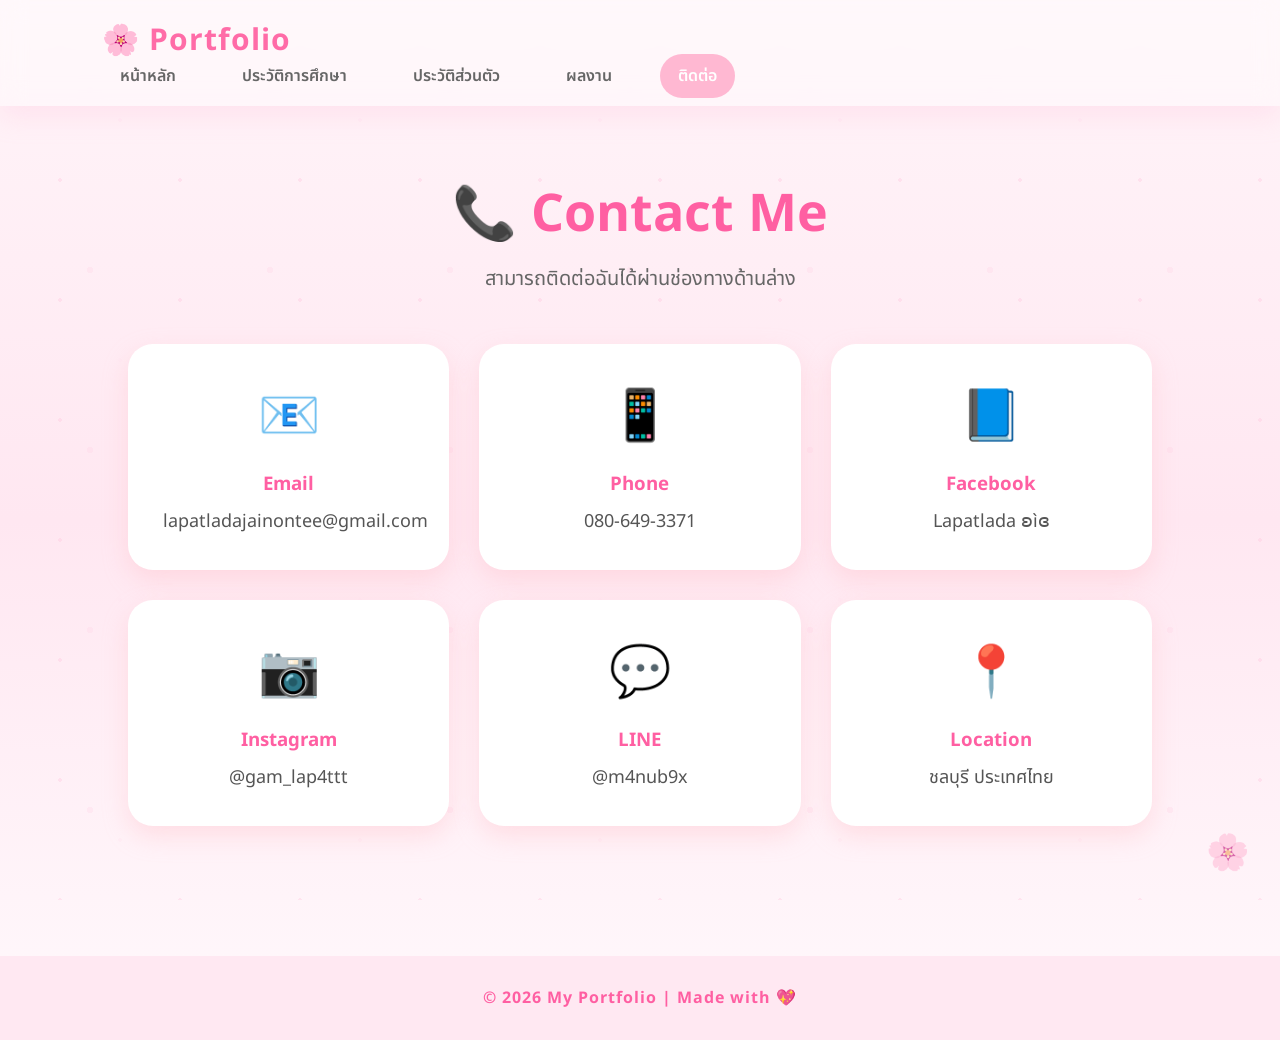
<file: contact.html>
<!DOCTYPE html>
<html lang="th">
<head>
    <meta charset="UTF-8">
    <meta name="viewport" content="width=device-width, initial-scale=1.0">
    <title>ติดต่อ | Portfolio</title>

    <link rel="stylesheet" href="style.css">

    <link rel="preconnect" href="https://fonts.googleapis.com">
    <link href="https://fonts.googleapis.com/css2?family=Kanit:wght@300;400;600;700&display=swap" rel="stylesheet">
</head>

<body>

<header>
    <nav>
        <div class="logo">🌸 Portfolio</div>

        <ul>
            <li><a href="index.html">หน้าหลัก</a></li>
            <li><a href="education.html">ประวัติการศึกษา</a></li>
            <li><a href="personal.html">ประวัติส่วนตัว</a></li>
            <li><a href="actives.html">ผลงาน</a></li>
            <li><a href="contact.html" class="active">ติดต่อ</a></li>
        </ul>
    </nav>
</header>

<section class="contact-page">

<h1>📞 Contact Me</h1>
<p class="contact-subtitle">
สามารถติดต่อฉันได้ผ่านช่องทางด้านล่าง
</p>

<div class="contact-box">

<div class="contact-item">
<div class="icon">📧</div>
<h3>Email</h3>
<p>lapatladajainontee@gmail.com</p>
</div>

<div class="contact-item">
<div class="icon">📱</div>
<h3>Phone</h3>
<p>080-649-3371</p>
</div>

<div class="contact-item">
<div class="icon">📘</div>
<h3>Facebook</h3>
<p>Lapatlada ʚìɞ</p>
</div>

<div class="contact-item">
<div class="icon">📷</div>
<h3>Instagram</h3>
<p>@gam_lap4ttt</p>
</div>

<div class="contact-item">
<div class="icon">💬</div>
<h3>LINE</h3>
<p>@m4nub9x</p>
</div>

<div class="contact-item">
<div class="icon">📍</div>
<h3>Location</h3>
<p>ชลบุรี ประเทศไทย</p>
</div>

</div>

</section>

<footer>
<p>© 2026 My Portfolio | Made with 💖</p>
</footer>

<script src="script.js"></script>

</body>
</html>
</file>
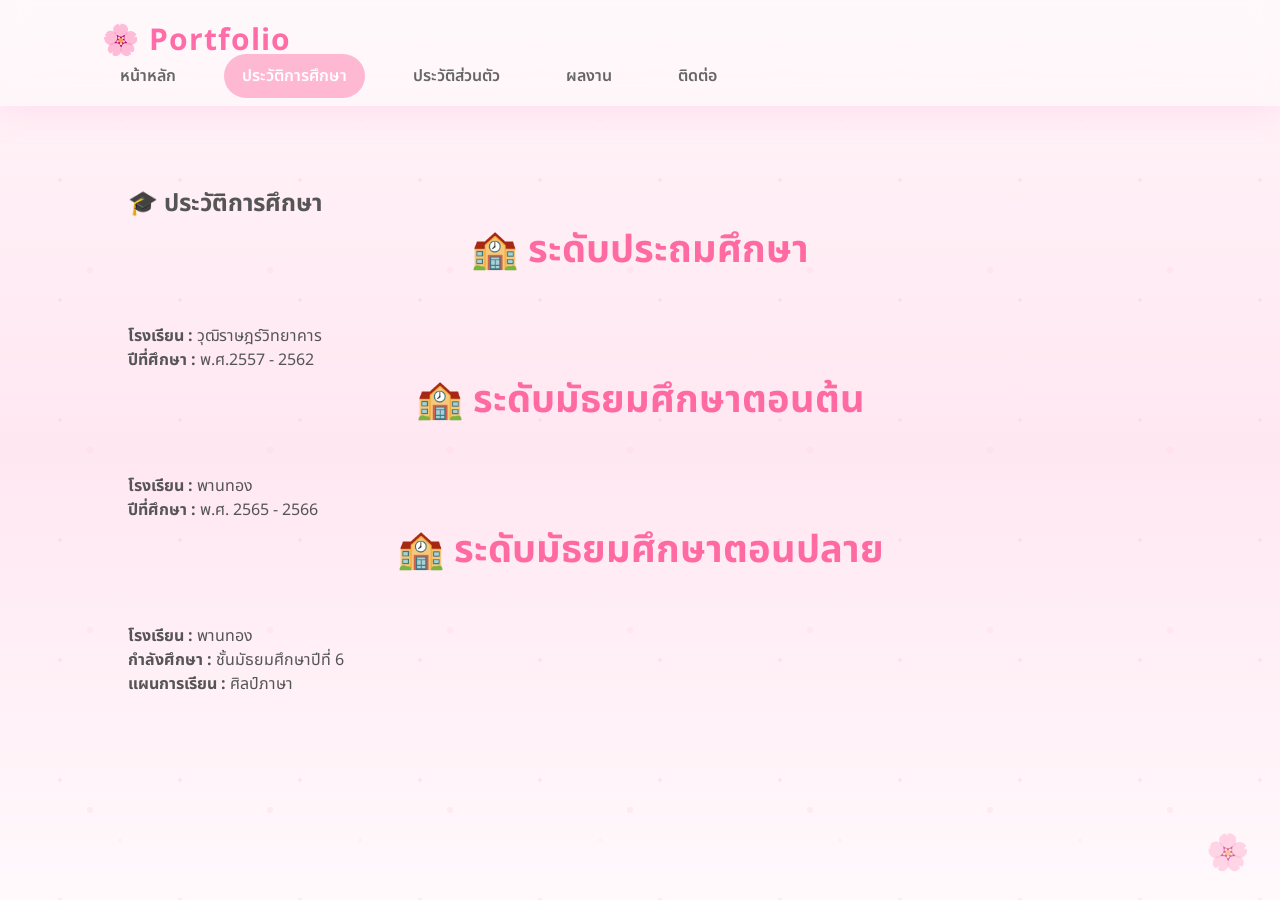
<file: education.html>
<!DOCTYPE html>
<html lang="th">
<head>
    <meta charset="UTF-8">
    <meta name="viewport" content="width=device-width, initial-scale=1.0">
    <title>ประวัติการศึกษา</title>

    <link rel="stylesheet" href="style.css">

    <link href="https://fonts.googleapis.com/css2?family=Kanit:wght@300;400;600;700&display=swap" rel="stylesheet">
</head>

<body>

<header>
    <nav class="navbar">
        <div class="logo">🌸 Portfolio</div>

        <ul class="nav-links">
            <li><a href="index.html">หน้าหลัก</a></li>
            <li><a class="active" href="education.html">ประวัติการศึกษา</a></li>
            <li><a href="personal.html">ประวัติส่วนตัว</a></li>
            <li><a href="actives.html">ผลงาน</a></li>
            <li><a href="contact.html">ติดต่อ</a></li>
        </ul>
    </nav>
</header>

<section class="education-page">

<h1>🎓 ประวัติการศึกษา</h1>

<div class="edu-card">

<h2>🏫 ระดับประถมศึกษา</h2>

<p><strong>โรงเรียน :</strong> วุฒิราษฎร์วิทยาคาร </p>

<p><strong>ปีที่ศึกษา :</strong> พ.ศ.2557 - 2562 </p>

</div>

<div class="edu-card">

<h2>🏫 ระดับมัธยมศึกษาตอนต้น</h2>

<p><strong>โรงเรียน :</strong> พานทอง </p>

<p><strong>ปีที่ศึกษา :</strong> พ.ศ. 2565 - 2566 </p>

</div>

<div class="edu-card">

<h2>🏫 ระดับมัธยมศึกษาตอนปลาย</h2>

<p><strong>โรงเรียน :</strong> พานทอง </p>

<p><strong>กำลังศึกษา :</strong> ชั้นมัธยมศึกษาปีที่ 6</p>

<p><strong>แผนการเรียน :</strong> ศิลป์ภาษา </p>

</div>

</section>

</body>
</html>
</file>
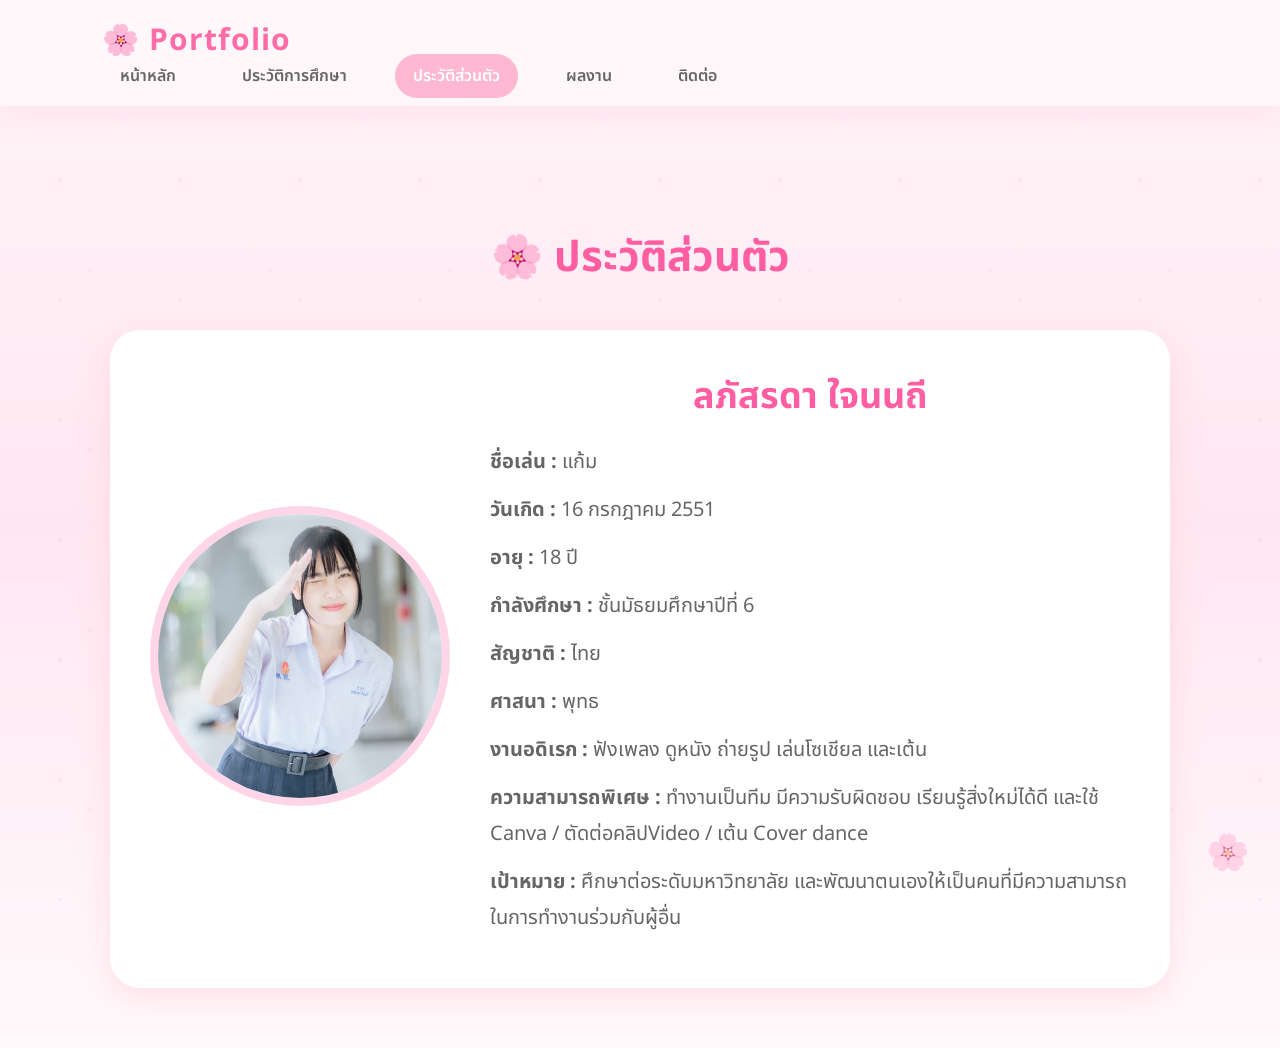
<file: personal.html>
<!DOCTYPE html>
<html lang="th">
<head>
    <meta charset="UTF-8">
    <meta name="viewport" content="width=device-width, initial-scale=1.0">
    <title>ประวัติส่วนตัว</title>

    <link rel="stylesheet" href="style.css"> 

    <link href="https://fonts.googleapis.com/css2?family=Kanit:wght@300;400;600;700&display=swap" rel="stylesheet">
</head>

<body>

<header>
    <nav class="navbar">
        <div class="logo">🌸 Portfolio</div>

        <ul class="nav-links">
            <li><a href="index.html">หน้าหลัก</a></li>
            <li><a href="education.html">ประวัติการศึกษา</a></li>
            <li><a class="active" href="personal.html">ประวัติส่วนตัว</a></li>
            <li><a href="actives.html">ผลงาน</a></li>
            <li><a href="contact.html">ติดต่อ</a></li>
        </ul>
    </nav>
</header>

<section class="personal-page">

<h1>🌸 ประวัติส่วนตัว</h1>

<div class="personal-card">

<div class="personal-img">
<img src="images/profile.jpg" alt="Profile">
</div>

<div class="personal-info">

<h2>ลภัสรดา ใจนนถี</h2>

<p><strong>ชื่อเล่น :</strong> แก้ม</p>

<p><strong>วันเกิด :</strong> 16 กรกฎาคม 2551</p>

<p><strong>อายุ :</strong> 18 ปี</p>

<p><strong>กำลังศึกษา :</strong> ชั้นมัธยมศึกษาปีที่ 6</p>

<p><strong>สัญชาติ :</strong> ไทย</p>

<p><strong>ศาสนา :</strong> พุทธ</p>

<p><strong>งานอดิเรก :</strong> ฟังเพลง ดูหนัง ถ่ายรูป เล่นโซเชียล และเต้น</p>

<p><strong>ความสามารถพิเศษ :</strong> ทำงานเป็นทีม มีความรับผิดชอบ เรียนรู้สิ่งใหม่ได้ดี และใช้ Canva / ตัดต่อคลิปVideo / เต้น Cover dance</p>

<p><strong>เป้าหมาย :</strong> ศึกษาต่อระดับมหาวิทยาลัย และพัฒนาตนเองให้เป็นคนที่มีความสามารถในการทำงานร่วมกับผู้อื่น</p>

</div>

</div>

</section>

</body>
</html>
</file>
<file: style.css>
/* =====================================
   Portfolio Website
   Theme : Pastel Pink Sakura
   Part 1
===================================== */

@import url('https://fonts.googleapis.com/css2?family=Noto+Sans+Thai:wght@300;400;500;600;700&display=swap');

*{
    margin:0;
    padding:0;
    box-sizing:border-box;
    font-family:'Noto Sans Thai',sans-serif;
}

html{
    scroll-behavior:smooth;
}

body{

    background:linear-gradient(180deg,#FFF5F9,#FFE7F1,#FFF9FC);

    color:#555;

    overflow-x:hidden;

    min-height:100vh;

}

/* ===========================
    Sakura Background
=========================== */

body::before{

content:"";

position:fixed;

left:0;

top:0;

width:100%;

height:100%;

pointer-events:none;

background-image:

radial-gradient(circle,#ffc7dd 2px,transparent 2px),

radial-gradient(circle,#ffd8e8 3px,transparent 3px),

radial-gradient(circle,#ffe6ef 2px,transparent 2px);

background-size:

120px 120px,

180px 180px,

240px 240px;

opacity:.35;

z-index:-2;

}

/* ===========================
      Header
=========================== */

header{

position:sticky;

top:0;

z-index:999;

display:flex;

justify-content:space-between;

align-items:center;

padding:18px 8%;

background:rgba(255,255,255,.35);

backdrop-filter:blur(12px);

-webkit-backdrop-filter:blur(12px);

box-shadow:0 10px 25px rgba(255,180,210,.25);

}

/* ===========================
Logo
=========================== */

.logo{

font-size:30px;

font-weight:700;

color:#ff6ca7;

letter-spacing:1px;

}

/* ===========================
Navigation
=========================== */

nav ul{

display:flex;

list-style:none;

gap:30px;

}

nav ul li a{

text-decoration:none;

color:#666;

font-weight:600;

padding:10px 18px;

border-radius:30px;

transition:.35s;

}

nav ul li a:hover{

background:#ffd8e8;

color:#ff4d94;

transform:translateY(-2px);

}

.active{

background:#ffb8d2;

color:white !important;

}

/* ===========================
Hero Section
=========================== */

.hero{

display:flex;

justify-content:space-between;

align-items:center;

padding:90px 10%;

gap:60px;

flex-wrap:wrap;

}

.hero-text{

flex:1;

min-width:320px;

}

.hero-text h3{

font-size:24px;

color:#ff6ca7;

margin-bottom:10px;

}

.hero-text h1{

font-size:60px;

color:#ff4d94;

margin-bottom:10px;

}

.hero-text span{

color:#ff7eb3;

}

.hero-text h2{

font-size:28px;

color:#777;

margin-bottom:20px;

}

.hero-text p{

font-size:18px;

line-height:1.9;

margin-bottom:35px;

}

/* ===========================
Profile Image
=========================== */

.hero-image{

flex:1;

display:flex;

justify-content:center;

}

.hero-image img{

width:340px;

height:340px;

object-fit:cover;

border-radius:50%;

border:8px solid white;

box-shadow:0 15px 35px rgba(255,170,210,.4);

transition:.5s;

}

.hero-image img:hover{

transform:scale(1.05) rotate(2deg);

}
/* =====================================
   Portfolio Website
   Theme : Pastel Pink Sakura
   Part 2
===================================== */

/* ===========================
    Button
=========================== */

.button-group{

display:flex;

gap:20px;

flex-wrap:wrap;

}

.btn{

display:inline-block;

padding:14px 32px;

background:#ff8db8;

color:white;

text-decoration:none;

border-radius:40px;

font-weight:600;

box-shadow:0 8px 20px rgba(255,160,190,.35);

transition:.35s;

}

.btn:hover{

background:#ff6aa2;

transform:translateY(-5px);

box-shadow:0 15px 30px rgba(255,140,180,.45);

}

.btn-outline{

display:inline-block;

padding:14px 32px;

border:2px solid #ff8db8;

border-radius:40px;

text-decoration:none;

font-weight:600;

color:#ff6aa2;

background:white;

transition:.35s;

}

.btn-outline:hover{

background:#ff8db8;

color:white;

transform:translateY(-5px);

}

/* ===========================
    ทุก Section
=========================== */

section{

padding:80px 10%;

}

section h2{

text-align:center;

font-size:38px;

color:#ff6aa2;

margin-bottom:45px;

}

/* ===========================
    About Me
=========================== */

.about-box{

background:rgba(255,255,255,.75);

backdrop-filter:blur(12px);

padding:45px;

border-radius:30px;

box-shadow:0 15px 30px rgba(255,180,205,.25);

line-height:2;

text-align:center;

transition:.35s;

}

.about-box:hover{

transform:translateY(-8px);

}

/* ===========================
    Skills
=========================== */

.card-container{

display:grid;

grid-template-columns:repeat(auto-fit,minmax(220px,1fr));

gap:28px;

}

.card{

background:white;

padding:35px;

border-radius:28px;

text-align:center;

box-shadow:0 12px 25px rgba(255,180,205,.25);

transition:.35s;

cursor:pointer;

}

.card:hover{

transform:translateY(-10px) scale(1.03);

box-shadow:0 18px 35px rgba(255,170,200,.35);

}

.card h3{

color:#ff6aa2;

margin-bottom:15px;

font-size:22px;

}

.card p{

line-height:1.8;

}

/* ===========================
    Goal
=========================== */

.goal-content{

background:white;

padding:45px;

border-radius:30px;

text-align:center;

line-height:2;

box-shadow:0 15px 30px rgba(255,180,205,.25);

transition:.35s;

}

.goal-content:hover{

transform:translateY(-8px);

}

/* ===========================
    Footer
=========================== */

footer{

margin-top:60px;

background:#ffb8d3;

padding:30px;

text-align:center;

color:white;

font-size:16px;

letter-spacing:1px;

}

/* ===========================
    Scrollbar
=========================== */

::-webkit-scrollbar{

width:10px;

}

::-webkit-scrollbar-track{

background:#fff3f8;

}

::-webkit-scrollbar-thumb{

background:#ff9fc6;

border-radius:20px;

}

::-webkit-scrollbar-thumb:hover{

background:#ff75ac;

}
/* =====================================
   Portfolio Website
   Theme : Pastel Pink Sakura
   Part 3
===================================== */

/* ===========================
   Animation
=========================== */

@keyframes fadeUp{

0%{
opacity:0;
transform:translateY(40px);
}

100%{
opacity:1;
transform:translateY(0);
}

}

.hero,
.about,
.skills,
.goal{

animation:fadeUp 1s ease;

}

/* ===========================
   Hover Effect
=========================== */

img{

transition:.4s;

}

img:hover{

filter:brightness(1.05);

}

h1,h2,h3{

transition:.3s;

}

h1:hover,
h2:hover{

color:#ff5b98;

}

/* ===========================
   Floating Decoration
=========================== */

body::after{

content:"🌸";

position:fixed;

right:30px;

bottom:20px;

font-size:35px;

animation:flower 3s ease-in-out infinite;

pointer-events:none;

opacity:.6;

}

@keyframes flower{

0%{
transform:translateY(0px);
}

50%{
transform:translateY(-10px);
}

100%{
transform:translateY(0px);
}

}

/* ===========================
   Responsive Tablet
=========================== */

@media(max-width:992px){

.hero{

flex-direction:column-reverse;

text-align:center;

}

.hero-text{

max-width:100%;

}

.hero-image img{

width:270px;

height:270px;

}

.button-group{

justify-content:center;

}

}

/* ===========================
   Responsive Mobile
=========================== */

@media(max-width:768px){

header{

flex-direction:column;

padding:15px;

}

nav ul{

flex-wrap:wrap;

justify-content:center;

gap:10px;

}

nav ul li a{

font-size:14px;

padding:8px 14px;

}

.hero{

padding:60px 8%;

}

.hero h1{

font-size:40px;

}

.hero h2{

font-size:22px;

}

.hero p{

font-size:16px;

}

section{

padding:60px 8%;

}

section h2{

font-size:30px;

}

.card-container{

grid-template-columns:1fr;

}

.about-box,
.goal-content{

padding:30px;

}

footer{

font-size:14px;

}

}

/* ===========================
   Large Screen
=========================== */

@media(min-width:1400px){

.hero{

max-width:1400px;

margin:auto;

}

section{

max-width:1400px;

margin:auto;

}

}

/* ===========================
   Smooth Card Shadow
=========================== */

.card,
.about-box,
.goal-content{

border:1px solid rgba(255,220,235,.8);

}

.card:hover,
.about-box:hover,
.goal-content:hover{

border-color:#ff9fc6;

}

/* ===========================
   Selection Color
=========================== */

::selection{

background:#ff9fc6;

color:white;

}
/* =========================
   Sakura Falling Effect
========================= */

#sakura-container{
    position: fixed;
    top: 0;
    left: 0;
    width:100%;
    height:100%;
    pointer-events:none;
    overflow:hidden;
    z-index:999;
}

.sakura{
    position:absolute;
    top:-50px;
    font-size:24px;
    animation:fall linear forwards;
    user-select:none;
}

@keyframes fall{

0%{
    transform:translateY(-50px) rotate(0deg);
    opacity:1;
}

100%{
    transform:translateY(110vh) translateX(120px) rotate(360deg);
    opacity:0;
}

}

/* ===========================
   PERSONAL PAGE
=========================== */

.personal-page{
    max-width:1100px;
    margin:auto;
    padding:120px 20px 60px;
}

.personal-page h1{
    text-align:center;
    color:#ff5fa2;
    font-size:42px;
    margin-bottom:40px;
}

.personal-card{
    background:#fff;
    border-radius:30px;
    padding:40px;
    display:flex;
    gap:40px;
    align-items:center;
    box-shadow:0 10px 30px rgba(255,182,193,.35);
    transition:.3s;
}

.personal-card:hover{
    transform:translateY(-8px);
}

.personal-img img{
    width:300px;
    height:300px;
    object-fit:cover;
    border-radius:50%;
    border:8px solid #ffd6e8;
}

.personal-info{
    flex:1;
}

.personal-info h2{
    color:#ff5fa2;
    margin-bottom:20px;
    font-size:36px;
}

.personal-info p{
    font-size:20px;
    color:#666;
    margin:12px 0;
    line-height:1.8;
}

@media(max-width:768px){

.personal-card{
    flex-direction:column;
    text-align:center;
}

.personal-img img{
    width:220px;
    height:220px;
}

}
/* =====================
   Portfolio
===================== */

.portfolio-page{
    max-width:1200px;
    margin:auto;
    padding:120px 20px 60px;
}

.portfolio-page h1{
    text-align:center;
    color:#ff69a6;
    font-size:42px;
    margin-bottom:50px;
}

.portfolio-grid{
    display:grid;
    grid-template-columns:repeat(auto-fit,minmax(260px,1fr));
    gap:30px;
}

.portfolio-card{
    background:#fff;
    border-radius:25px;
    overflow:hidden;
    box-shadow:0 10px 25px rgba(255,182,193,.35);
    transition:.3s;
}

.portfolio-card:hover{
    transform:translateY(-10px);
}

.portfolio-card img{
    width:100%;
    height:220px;
    object-fit:cover;
}

.portfolio-card h3{
    color:#ff5fa2;
    text-align:center;
    margin:20px 0 10px;
}

.portfolio-card p{
    padding:0 20px 25px;
    color:#666;
    text-align:center;
    line-height:1.7;
}
/* ---------- Contact ---------- */

.contact-page{
    padding:70px 10%;
    text-align:center;
}

.contact-page h1{
    color:#ff5fa2;
    font-size:52px;
    margin-bottom:10px;
}

.contact-subtitle{
    color:#666;
    margin-bottom:50px;
    font-size:20px;
}

.contact-box{
    display:grid;
    grid-template-columns:repeat(auto-fit,minmax(250px,1fr));
    gap:30px;
}

.contact-item{
    background:#fff;
    border-radius:25px;
    padding:35px;
    box-shadow:0 10px 25px rgba(255,182,193,.35);
    transition:.3s;
}

.contact-item:hover{
    transform:translateY(-8px);
}

.contact-item .icon{
    font-size:50px;
    margin-bottom:15px;
}

.contact-item h3{
    color:#ff5fa2;
    margin-bottom:10px;
}

.contact-item p{
    color:#555;
    font-size:18px;
}

footer{
    text-align:center;
    padding:30px;
    margin-top:60px;
    background:#ffe8f2;
    color:#ff5fa2;
    font-weight:bold;
}
</file>
